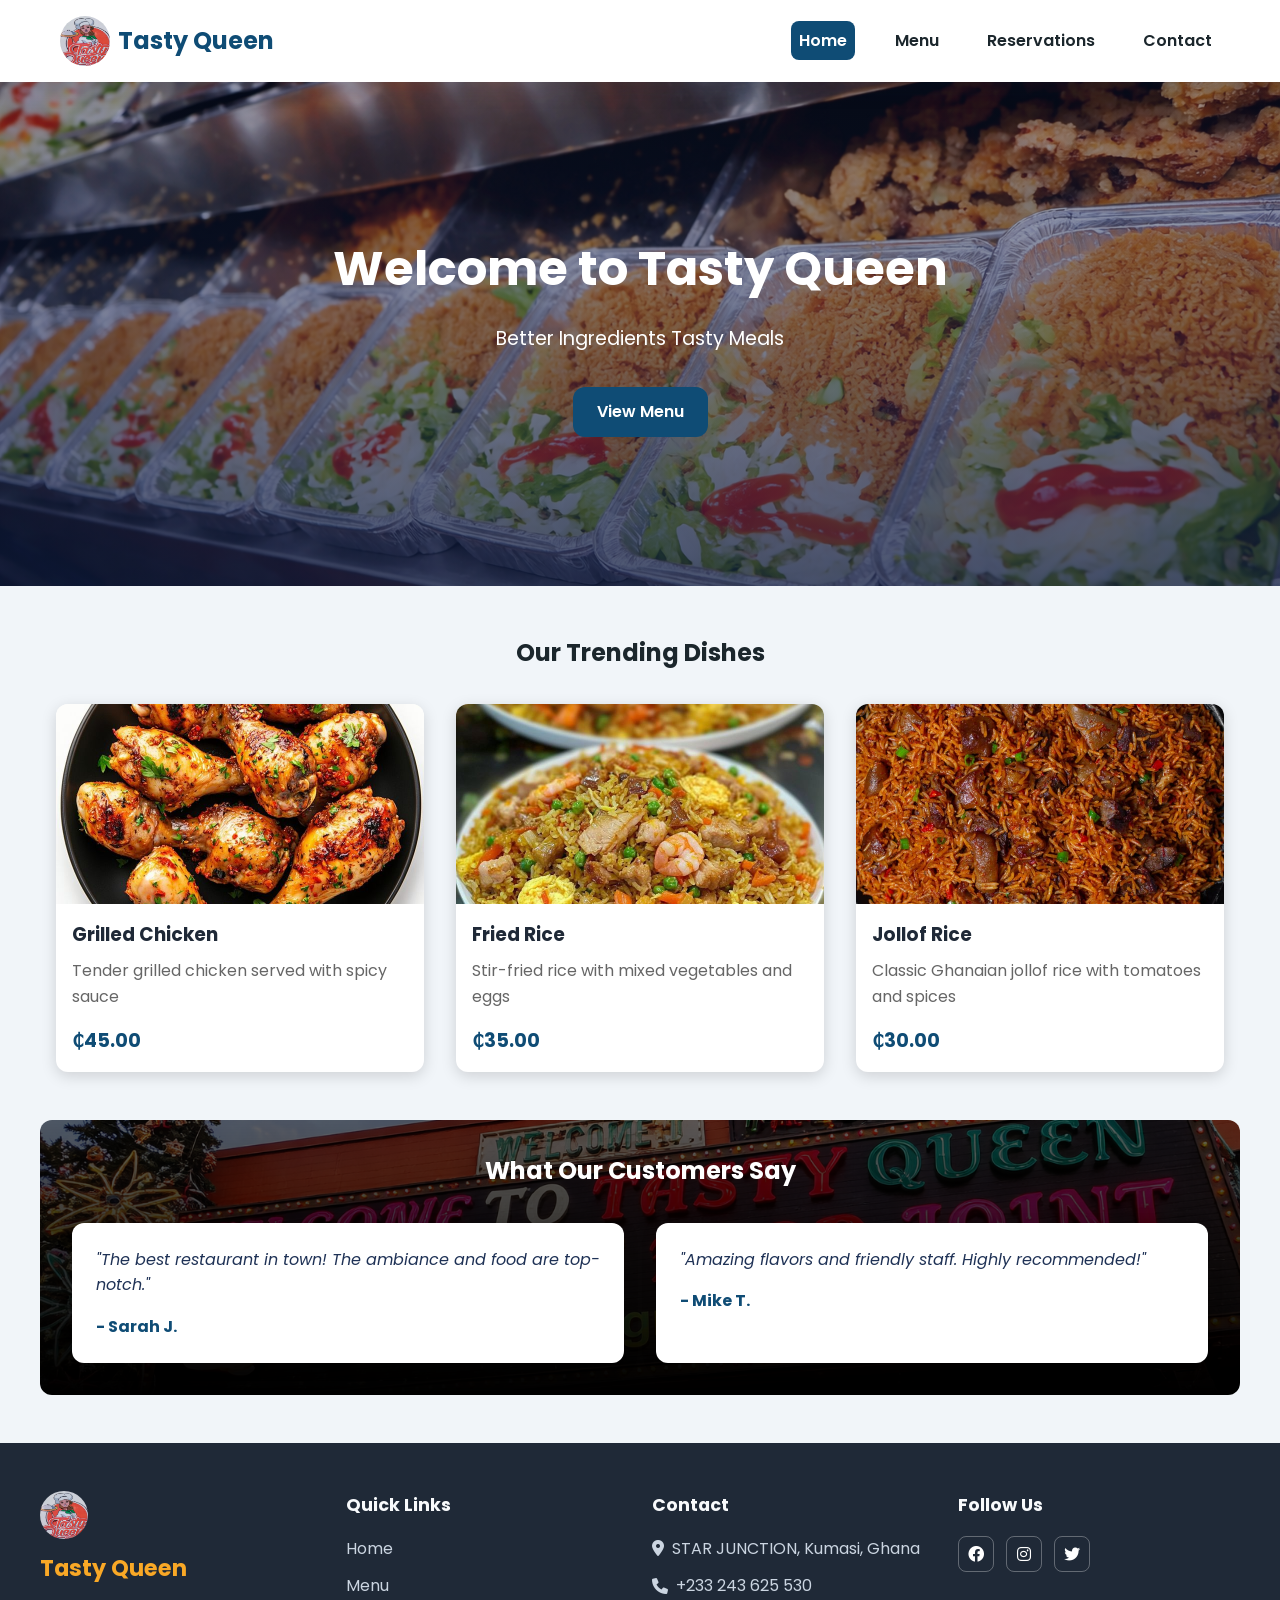
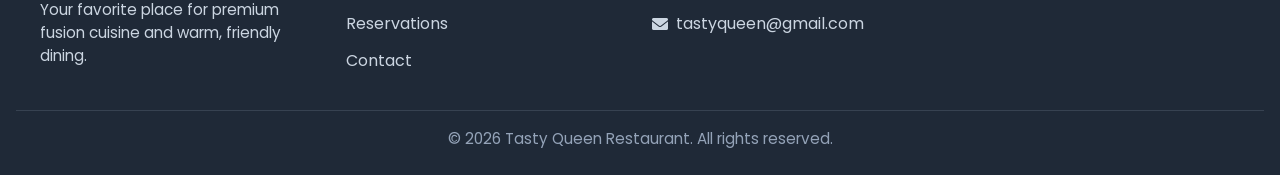
<file: index.html>
<!DOCTYPE html>
<html lang="en">
<head>
    <meta charset="UTF-8">
    <meta name="viewport" content="width=device-width, initial-scale=1.0">
    <title>Tasty Queen Restaurant - Home</title>
    <!-- Font Awesome for icons -->
    <link rel="stylesheet" href="https://cdnjs.cloudflare.com/ajax/libs/font-awesome/6.0.0-beta3/css/all.min.css">
    <!-- Google Fonts -->
    <link href="https://fonts.googleapis.com/css2?family=Poppins:wght@300;400;600;700&display=swap" rel="stylesheet">
    <link rel="stylesheet" href="css/style.css">
    <link rel="icon" href="images/fav.png" type="image/png" sizes="16x16">
</head>
<body>
    <header>
        <nav class="navbar">
            <div class="logo">
                <img src="images/logo.png" alt="Tasty Queen Logo">
                <span>Tasty Queen</span>
            </div>
            <ul class="nav-links" id="navLinks">
                <li><a href="index.html" class="active">Home</a></li>
                <li><a href="menu.html">Menu</a></li>
                <li><a href="reservations.html">Reservations</a></li>
                <li><a href="contact.html">Contact</a></li>
            </ul>
            <div class="hamburger" id="hamburger"><i class="fas fa-bars"></i></div>
        </nav>
    </header>

    <main>
        <!-- Hero Section -->
        <section class="hero">
            <div class="hero-content">
                <h1>Welcome to Tasty Queen</h1>
                <p>Better Ingredients Tasty Meals</p>
                <a href="menu.html" class="btn">View Menu</a>
            </div>
        </section>

        <!-- Featured Dishes -->
        <section class="featured">
            <h2 class="sign">Our Trending Dishes</h2>
            <div class="dish-grid">
                <div class="dish-card">
                    <img src="images/grilled chicken.png" alt="Grilled Chicken with herbs">
                    <h3>Grilled Chicken</h3>
                    <p>Tender grilled chicken served with spicy sauce</p>
                    <span class="price">&#x20B5;45.00</span>
                </div>
                <div class="dish-card">
                    <img src="images/FRIED RICE.jfif" alt="Fried Rice">
                    <h3>Fried Rice</h3>
                    <p>Stir-fried rice with mixed vegetables and eggs</p>
                    <span class="price">&#x20B5;35.00</span>
                </div>
                <div class="dish-card">
                    <img src="images/jollof rice.jfif" alt="Jollof Rice">
                    <h3>Jollof Rice</h3>
                    <p>Classic Ghanaian jollof rice with tomatoes and spices</p>
                    <span class="price">&#x20B5;30.00</span>
                </div>
            </div>
        </section>

        <!-- Testimonials -->
        <section class="testimonials">
            <h2>What Our Customers Say</h2>
            <div class="testimonial-container">
                <div class="testimonial">
                    <p>"The best restaurant in town! The ambiance and food are top-notch."</p>
                    <h4>- Sarah J.</h4>
                </div>
                <div class="testimonial">
                    <p>"Amazing flavors and friendly staff. Highly recommended!"</p>
                    <h4>- Mike T.</h4>
                </div>
            </div>
        </section>
    </main>

    <footer class="site-footer">
        <div class="footer-grid">
            <div class="footer-col footer-brand">
                <img src="images/logo.png" alt="Tasty Queen Logo" class="footer-logo" />
                <h3>Tasty Queen</h3>
                <p>Your favorite place for premium fusion cuisine and warm, friendly dining.</p>
            </div>
            <div class="footer-col">
                <h4>Quick Links</h4>
                <ul>
                    <li><a href="index.html">Home</a></li>
                    <li><a href="menu.html">Menu</a></li>
                    <li><a href="reservations.html">Reservations</a></li>
                    <li><a href="contact.html">Contact</a></li>
                </ul>
            </div>
            <div class="footer-col">
                <h4>Contact</h4>
                <ul>
                    <li><i class="fas fa-map-marker-alt"></i> STAR JUNCTION, Kumasi, Ghana</li>
                    <li><i class="fas fa-phone"></i> +233 243 625 530</li>
                    <li><i class="fas fa-envelope"></i> tastyqueen@gmail.com</li>
                </ul>
            </div>
            <div class="footer-col">
                <h4>Follow Us</h4>
                <div class="footer-social">
                    <a href="https://www.facebook.com/tastyqueenrestaurant/" aria-label="Facebook"><i class="fab fa-facebook"></i></a>
                    <a href="#" aria-label="Instagram"><i class="fab fa-instagram"></i></a>
                    <a href="#" aria-label="Twitter"><i class="fab fa-twitter"></i></a>
                </div>
            </div>
        </div>
        <div class="footer-bottom">
            <p>&copy; 2026 Tasty Queen Restaurant. All rights reserved.</p>
        </div>
    </footer>

    <script src="js/main.js"></script>
</body>
</html>
</file>
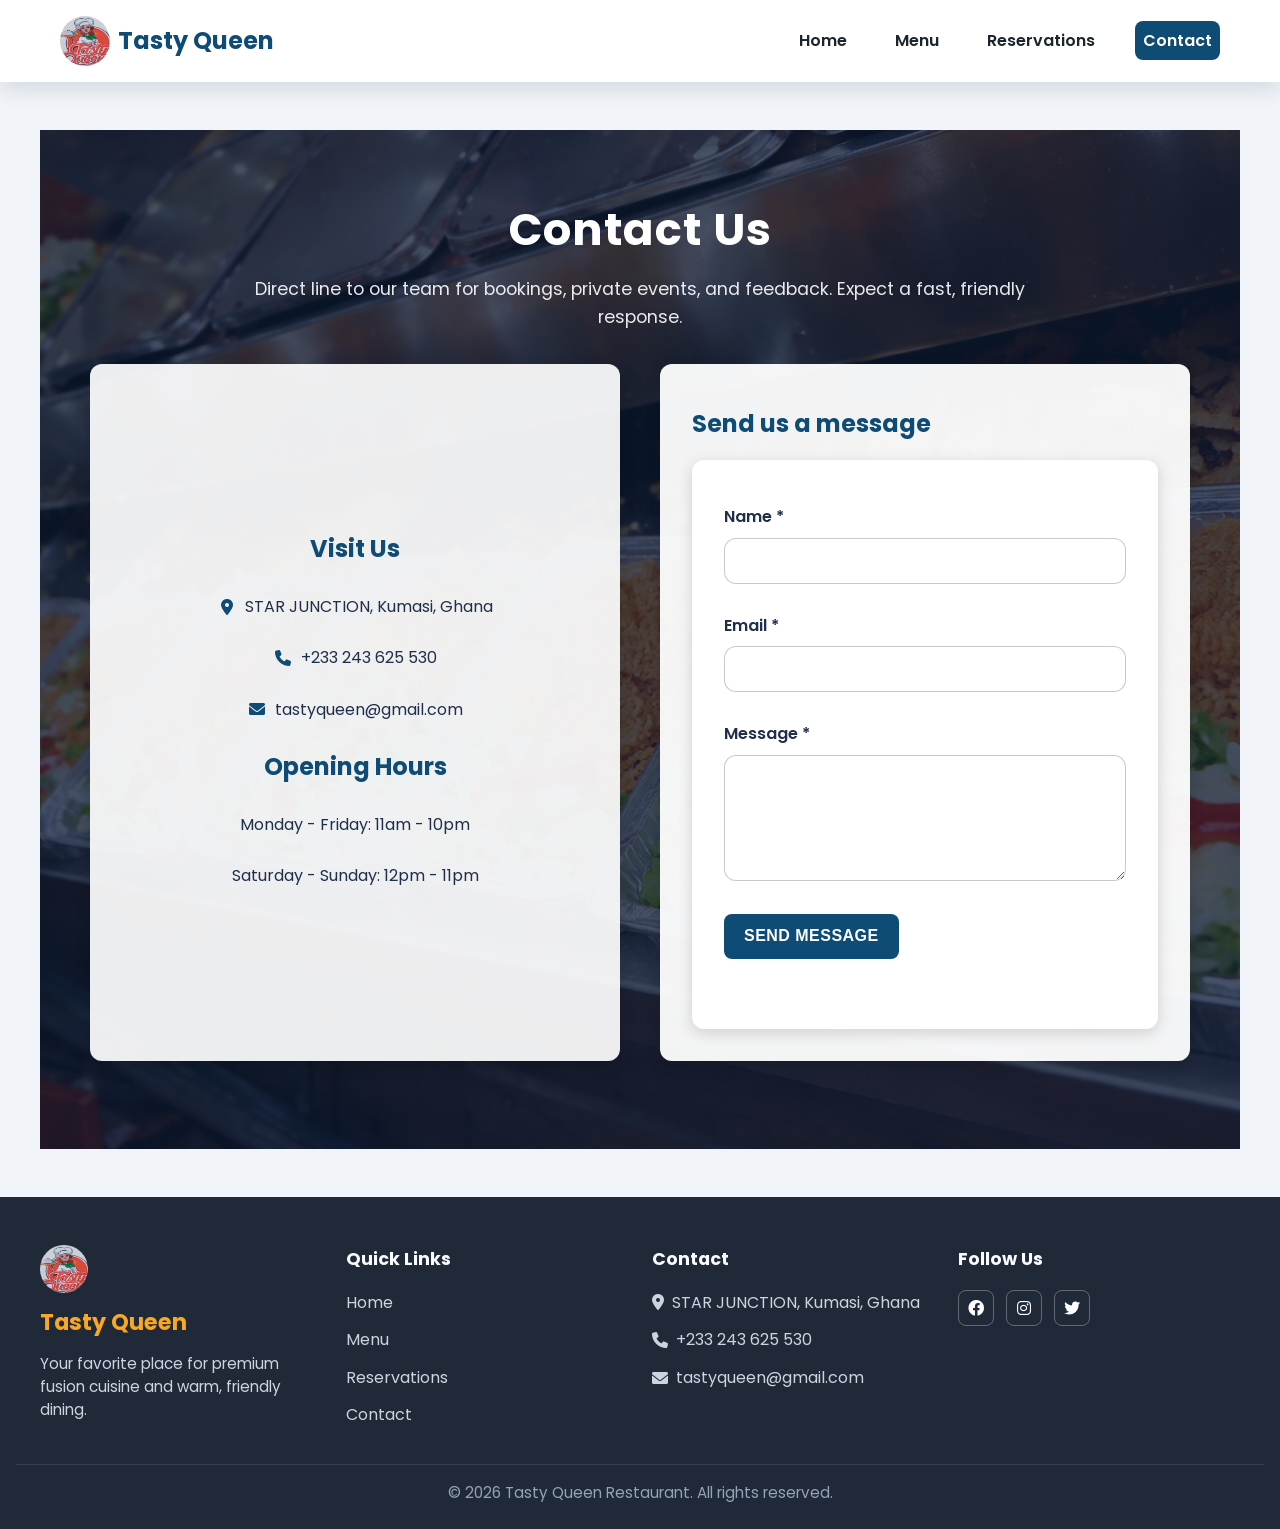
<file: contact.html>
<!DOCTYPE html>
<html lang="en">
<head>
    <meta charset="UTF-8">
    <meta name="viewport" content="width=device-width, initial-scale=1.0">
    <title>Tasty Queen Restaurant - Contact</title>
    <link rel="stylesheet" href="https://cdnjs.cloudflare.com/ajax/libs/font-awesome/6.0.0-beta3/css/all.min.css">
    <link href="https://fonts.googleapis.com/css2?family=Poppins:wght@300;400;600;700&display=swap" rel="stylesheet">
    <link rel="stylesheet" href="css/style.css">
    <link rel="icon" href="images/fav.png" type="image/png" sizes="16x16">
</head>
<body>
    <header>
        <nav class="navbar">
            <div class="logo">
                <img src="images/logo.png" alt="Tasty Queen Logo">
                <span>Tasty Queen</span>
            </div>
            <ul class="nav-links" id="navLinks">
                <li><a href="index.html">Home</a></li>
                <li><a href="menu.html">Menu</a></li>
                <li><a href="reservations.html">Reservations</a></li>
                <li><a href="contact.html" class="active">Contact</a></li>
            </ul>
            <div class="hamburger" id="hamburger"><i class="fas fa-bars"></i></div>
        </nav>
    </header>

    <main>
        <section class="contact-page">
            <div class="contact-hero">
                <h1>Contact Us</h1>
                <p>Direct line to our team for bookings, private events, and feedback. Expect a fast, friendly response.</p>
            </div>
            <div class="contact-container">
                <div class="contact-info">
                    <h2>Visit Us</h2>
                    <p><i class="fas fa-map-marker-alt"></i>STAR JUNCTION, Kumasi, Ghana</p>
                    <p><i class="fas fa-phone"></i>+233 243 625 530</p>
                    <p><i class="fas fa-envelope"></i>tastyqueen@gmail.com</p>
                    <h2>Opening Hours</h2>
                    <p>Monday - Friday: 11am - 10pm</p>
                    <p>Saturday - Sunday: 12pm - 11pm</p>
                </div>
                <div class="contact-form">
                    <h2>Send us a message</h2>
                    <form id="contactForm">
                        <label for="contactName">Name *</label>
                        <input type="text" id="contactName" name="name" required>

                        <label for="contactEmail">Email *</label>
                        <input type="email" id="contactEmail" name="email" required>

                        <label for="contactMessage">Message *</label>
                        <textarea id="contactMessage" name="message" rows="5" required></textarea>

                        <button type="submit" class="btn">Send Message</button>
                        <p id="contactMessageStatus" class="form-message"></p>
                    </form>
                </div>
            </div>
        </section>
    </main>

    <footer class="site-footer">
        <div class="footer-grid">
            <div class="footer-col footer-brand">
                <img src="images/logo.png" alt="Tasty Queen Logo" class="footer-logo" />
                <h3>Tasty Queen</h3>
                <p>Your favorite place for premium fusion cuisine and warm, friendly dining.</p>
            </div>
            <div class="footer-col">
                <h4>Quick Links</h4>
                <ul>
                    <li><a href="index.html">Home</a></li>
                    <li><a href="menu.html">Menu</a></li>
                    <li><a href="reservations.html">Reservations</a></li>
                    <li><a href="contact.html">Contact</a></li>
                </ul>
            </div>
            <div class="footer-col">
                <h4>Contact</h4>
                <ul>
                    <li><i class="fas fa-map-marker-alt"></i> STAR JUNCTION, Kumasi, Ghana</li>
                    <li><i class="fas fa-phone"></i> +233 243 625 530</li>
                    <li><i class="fas fa-envelope"></i> tastyqueen@gmail.com</li>
                </ul>
            </div>
            <div class="footer-col">
                <h4>Follow Us</h4>
                <div class="footer-social">
                    <a href="https://www.facebook.com/tastyqueenrestaurant/" aria-label="Facebook"><i class="fab fa-facebook"></i></a>
                    <a href="#" aria-label="Instagram"><i class="fab fa-instagram"></i></a>
                    <a href="#" aria-label="Twitter"><i class="fab fa-twitter"></i></a>
                </div>
            </div>
        </div>
        <div class="footer-bottom">
            <p>&copy; 2026 Tasty Queen Restaurant. All rights reserved.</p>
        </div>
    </footer>

    <script src="js/main.js"></script>
</body>
</html>
</file>
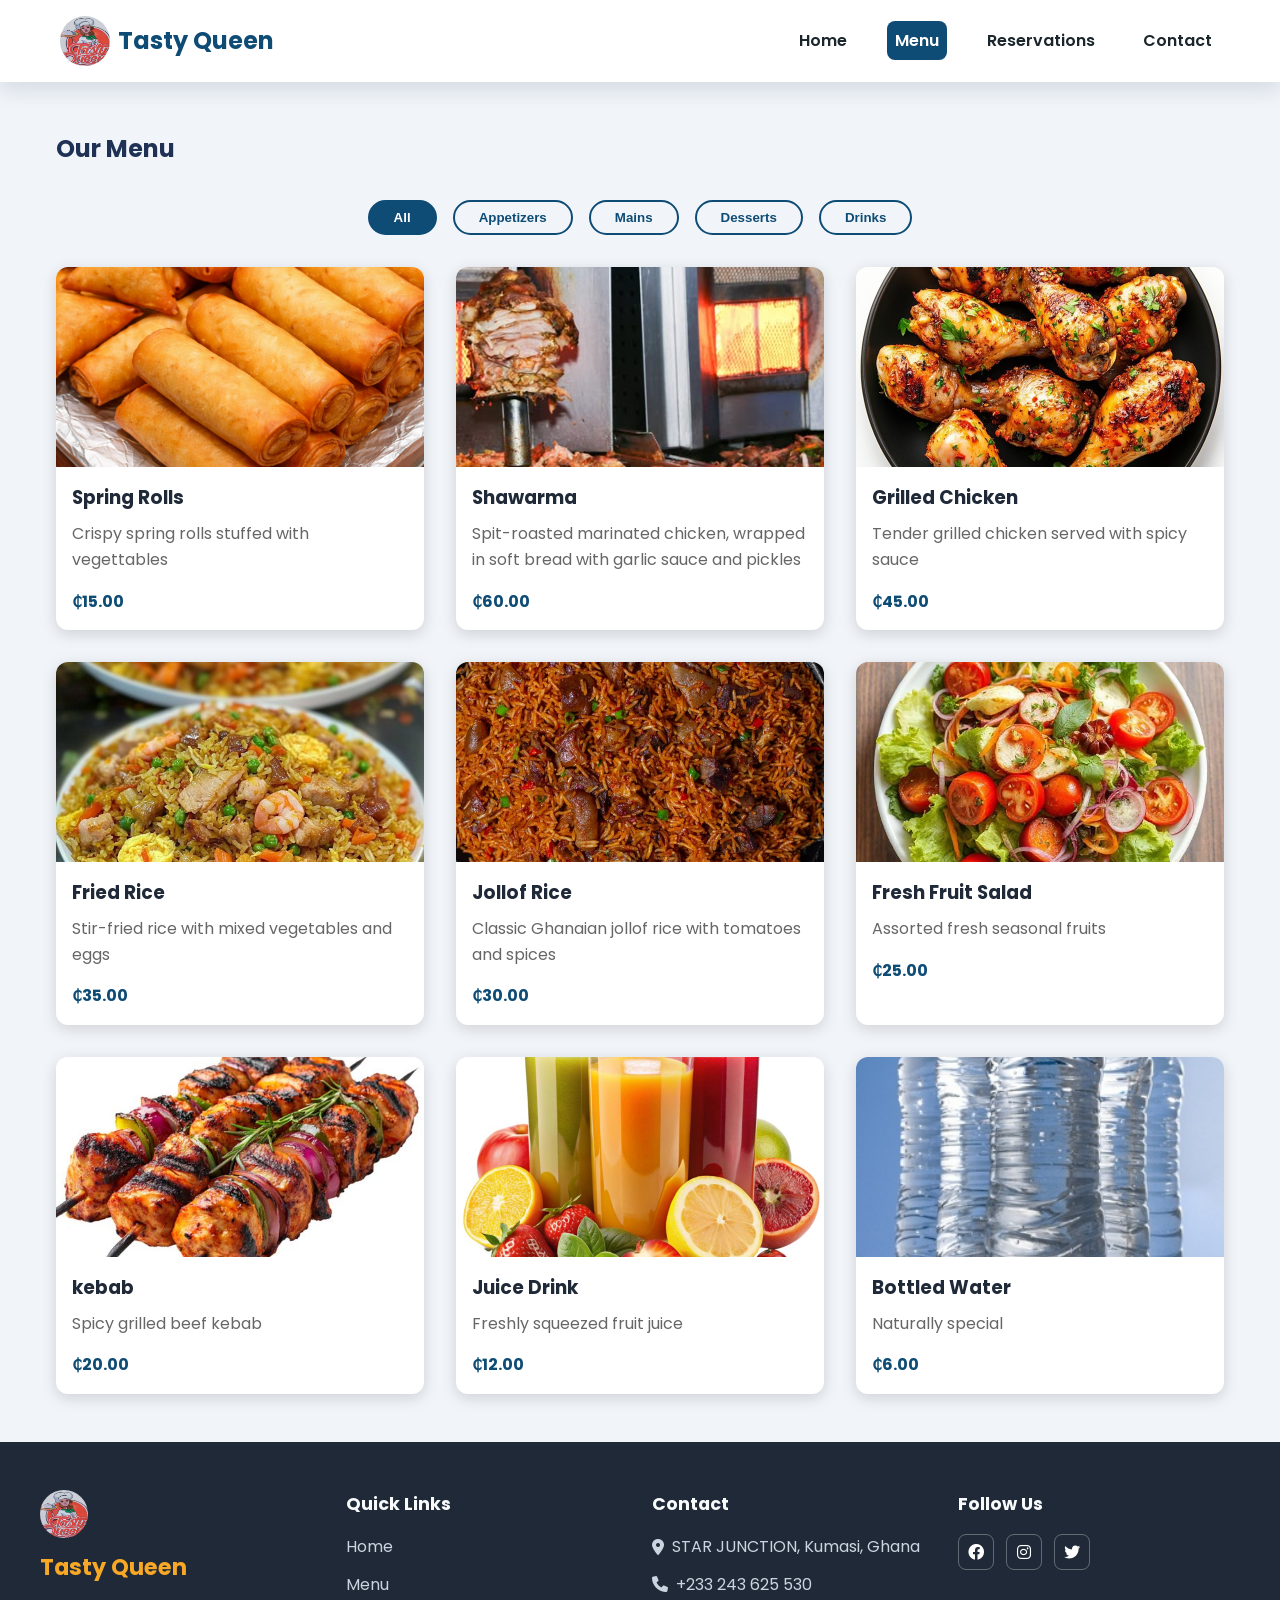
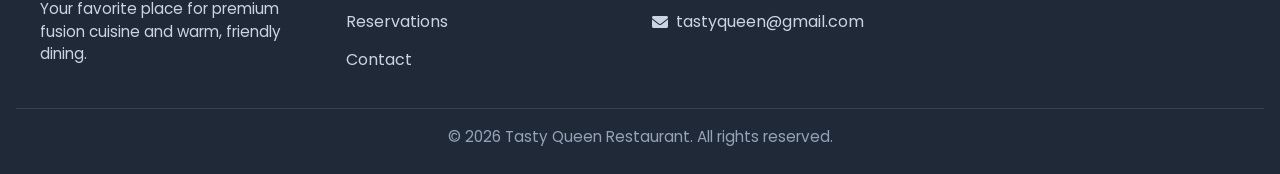
<file: menu.html>
<!DOCTYPE html>
<html lang="en">
<head>
    <meta charset="UTF-8">
    <meta name="viewport" content="width=device-width, initial-scale=1.0">
    <title>Tasty Queen Restaurant - Menu</title>
    <link rel="stylesheet" href="https://cdnjs.cloudflare.com/ajax/libs/font-awesome/6.0.0-beta3/css/all.min.css">
    <link href="https://fonts.googleapis.com/css2?family=Poppins:wght@300;400;600;700&display=swap" rel="stylesheet">
    <link rel="stylesheet" href="css/style.css">
    <link rel="icon" href="images/fav.png" type="image/png" sizes="16x16">
</head>
<body>
    <header>
        <nav class="navbar">
            <div class="logo">
                <img src="images/logo.png" alt="Tasty Queen Logo">
                <span>Tasty Queen</span>
            </div>
            <ul class="nav-links" id="navLinks">
                <li><a href="index.html">Home</a></li>
                <li><a href="menu.html" class="active">Menu</a></li>
                <li><a href="reservations.html">Reservations</a></li>
                <li><a href="contact.html">Contact</a></li>
            </ul>
            <div class="hamburger" id="hamburger"><i class="fas fa-bars"></i></div>
        </nav>
    </header>

    <main>
        <section class="menu-page">
            <h1>Our Menu</h1>
            <!-- Category Tabs -->
            <div class="menu-tabs">
                <button class="tab-btn active" data-category="all">All</button>
                <button class="tab-btn" data-category="appetizers">Appetizers</button>
                <button class="tab-btn" data-category="mains">Mains</button>
                <button class="tab-btn" data-category="desserts">Desserts</button>
                <button class="tab-btn" data-category="drinks">Drinks</button>
            </div>
            <!-- Menu Items Container -->
            <div class="menu-items" id="menuItems"></div>
        </section>
    </main>

    <footer class="site-footer">
        <div class="footer-grid">
            <div class="footer-col footer-brand">
                <img src="images/logo.png" alt="Tasty Queen Logo" class="footer-logo" />
                <h3>Tasty Queen</h3>
                <p>Your favorite place for premium fusion cuisine and warm, friendly dining.</p>
            </div>
            <div class="footer-col">
                <h4>Quick Links</h4>
                <ul>
                    <li><a href="index.html">Home</a></li>
                    <li><a href="menu.html">Menu</a></li>
                    <li><a href="reservations.html">Reservations</a></li>
                    <li><a href="contact.html">Contact</a></li>
                </ul>
            </div>
            <div class="footer-col">
                <h4>Contact</h4>
                <ul>
                    <li><i class="fas fa-map-marker-alt"></i> STAR JUNCTION, Kumasi, Ghana</li>
                    <li><i class="fas fa-phone"></i> +233 243 625 530</li>
                    <li><i class="fas fa-envelope"></i> tastyqueen@gmail.com</li>
                </ul>
            </div>
            <div class="footer-col">
                <h4>Follow Us</h4>
                <div class="footer-social">
                    <a href="https://www.facebook.com/tastyqueenrestaurant/" aria-label="Facebook"><i class="fab fa-facebook"></i></a>
                    <a href="#" aria-label="Instagram"><i class="fab fa-instagram"></i></a>
                    <a href="#" aria-label="Twitter"><i class="fab fa-twitter"></i></a>
                </div>
            </div>
        </div>
        <div class="footer-bottom">
            <p>&copy; 2026 Tasty Queen Restaurant. All rights reserved.</p>
        </div>
    </footer>

    <script src="js/main.js"></script>
</body>
</html>
</file>
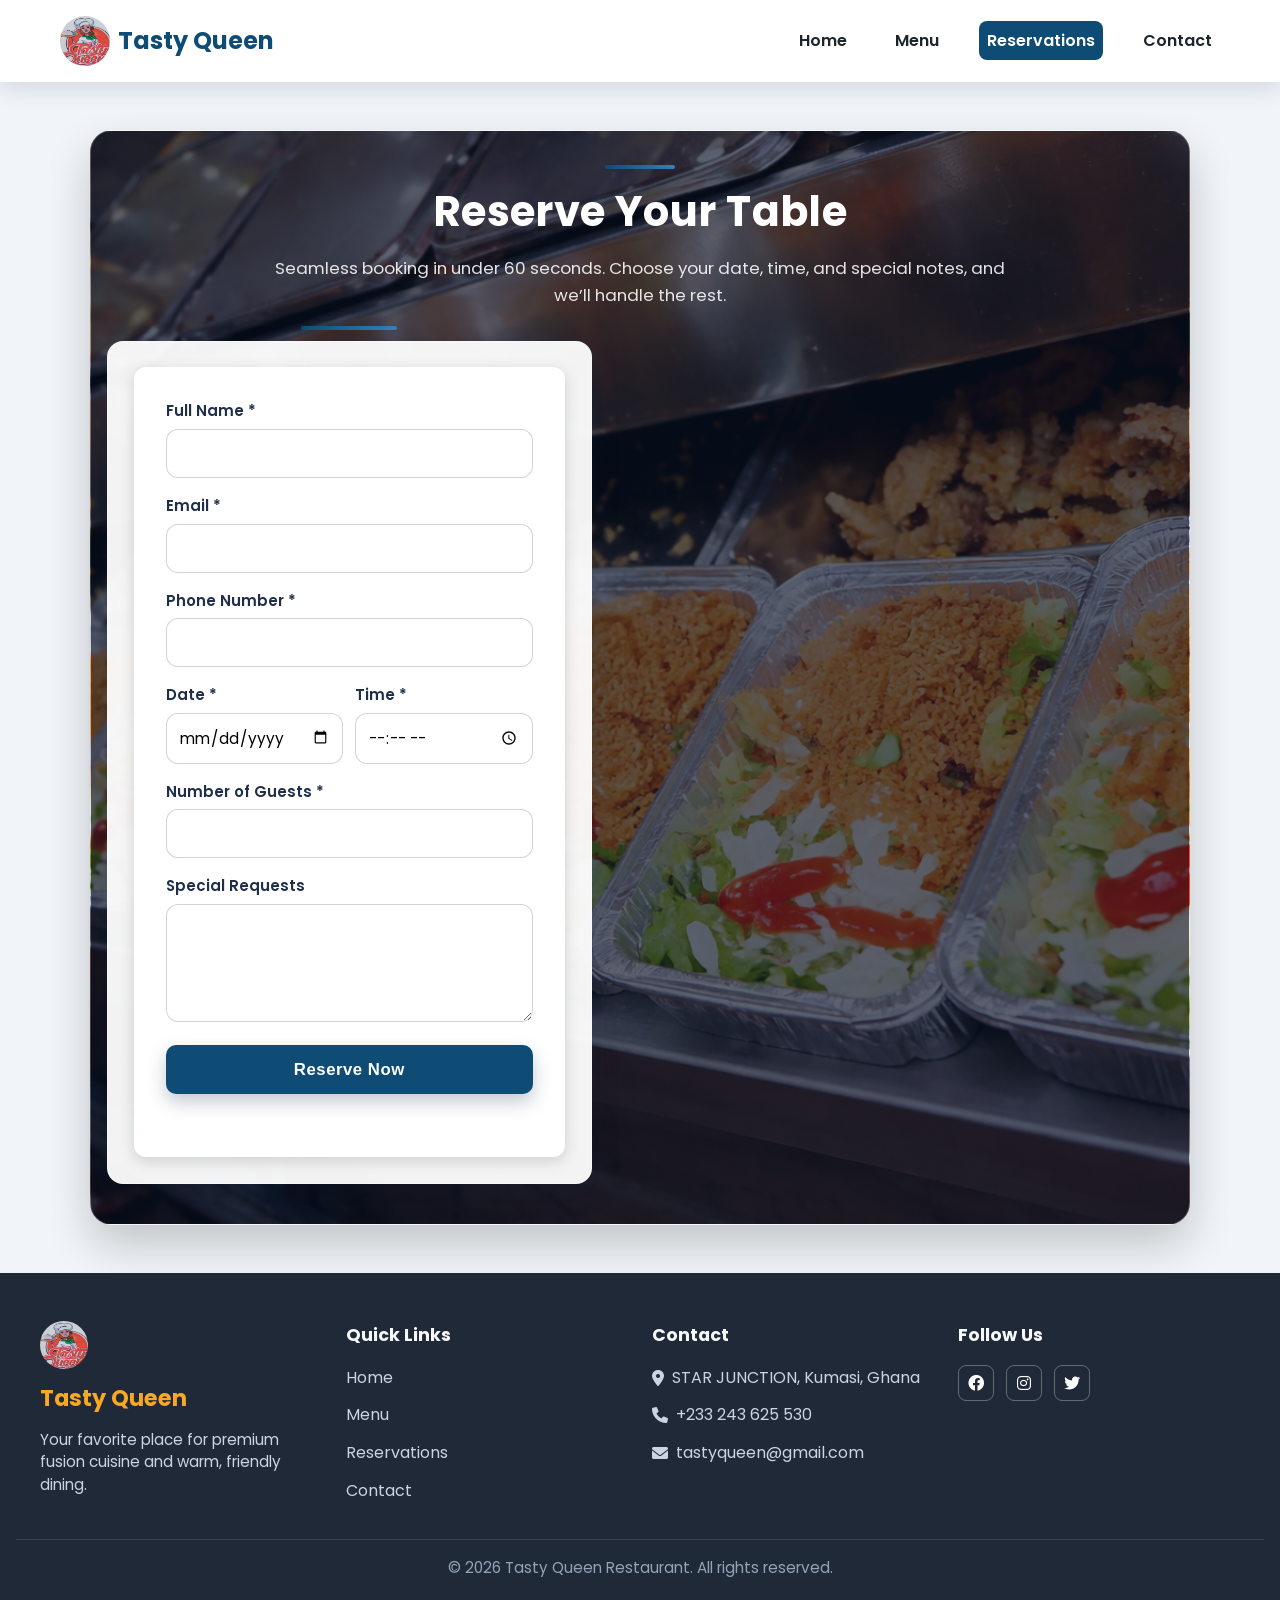
<file: reservations.html>
<!DOCTYPE html>
<html lang="en">
<head>
    <meta charset="UTF-8">
    <meta name="viewport" content="width=device-width, initial-scale=1.0">
    <title>Tasty Queen Restaurant - Reservations</title>
    <link rel="stylesheet" href="https://cdnjs.cloudflare.com/ajax/libs/font-awesome/6.0.0-beta3/css/all.min.css">
    <link href="https://fonts.googleapis.com/css2?family=Poppins:wght@300;400;600;700&display=swap" rel="stylesheet">
    <link rel="stylesheet" href="css/style.css">
    <link rel="icon" href="images/fav.png" type="image/png" sizes="16x16">
</head>
<body>
    <header>
        <nav class="navbar">
            <div class="logo">
                <img src="images/logo.png" alt="Tasty Queen Logo">
                <span>Tasty Queen</span>
            </div>
            <ul class="nav-links" id="navLinks">
                <li><a href="index.html">Home</a></li>
                <li><a href="menu.html">Menu</a></li>
                <li><a href="reservations.html" class="active">Reservations</a></li>
                <li><a href="contact.html">Contact</a></li>
            </ul>
            <div class="hamburger" id="hamburger"><i class="fas fa-bars"></i></div>
        </nav>
    </header>

    <main>
        <section class="reservation-page">
            <div class="reservation-header">
                
                <h1>Reserve Your Table</h1>
                <p class="subtitle">Seamless booking in under 60 seconds. Choose your date, time, and special notes, and we’ll handle the rest.</p>
            </div>

            <div class="reservation-grid">
                <article class="reservation-form-card">
                    <form id="reservationForm" class="reservation-form">
                        <label for="name">Full Name *</label>
                        <input type="text" id="name" name="name" required>

                        <label for="email">Email *</label>
                        <input type="email" id="email" name="email" required>

                        <label for="phone">Phone Number *</label>
                        <input type="tel" id="phone" name="phone" required>

                        <div class="form-row">
                            <div>
                                <label for="date">Date *</label>
                                <input type="date" id="date" name="date" required>
                            </div>
                            <div>
                                <label for="time">Time *</label>
                                <input type="time" id="time" name="time" required>
                            </div>
                        </div>

                        <label for="guests">Number of Guests *</label>
                        <input type="number" id="guests" name="guests" min="1" max="20" required>

                        <label for="requests">Special Requests</label>
                        <textarea id="requests" name="requests" rows="4"></textarea>

                        <button type="submit" class="btn">Reserve Now</button>
                        <p id="reservationMessage" class="form-message"></p>
                    </form>
                </article>
            </div>
        </section>
    </main>

    

    <footer class="site-footer">
        <div class="footer-grid">
            <div class="footer-col footer-brand">
                <img src="images/logo.png" alt="Tasty Queen Logo" class="footer-logo" />
                <h3>Tasty Queen</h3>
                <p>Your favorite place for premium fusion cuisine and warm, friendly dining.</p>
            </div>
            <div class="footer-col">
                <h4>Quick Links</h4>
                <ul>
                    <li><a href="index.html">Home</a></li>
                    <li><a href="menu.html">Menu</a></li>
                    <li><a href="reservations.html">Reservations</a></li>
                    <li><a href="contact.html">Contact</a></li>
                </ul>
            </div>
            <div class="footer-col">
                <h4>Contact</h4>
                <ul>
                    <li><i class="fas fa-map-marker-alt"></i> STAR JUNCTION, Kumasi, Ghana</li>
                    <li><i class="fas fa-phone"></i> +233 243 625 530</li>
                    <li><i class="fas fa-envelope"></i> tastyqueen@gmail.com</li>
                </ul>
            </div>
            <div class="footer-col">
                <h4>Follow Us</h4>
                <div class="footer-social">
                    <a href="https://www.facebook.com/tastyqueenrestaurant/" aria-label="Facebook"><i class="fab fa-facebook"></i></a>
                    <a href="#" aria-label="Instagram"><i class="fab fa-instagram"></i></a>
                    <a href="#" aria-label="Twitter"><i class="fab fa-twitter"></i></a>
                </div>
            </div>
        </div>
        <div class="footer-bottom">
            <p>&copy; 2026 Tasty Queen Restaurant. All rights reserved.</p>
        </div>
    </footer>

    <script src="js/main.js"></script>
</body>
</html>
</file>
<file: css/style.css>
/* ===== CSS Variables ===== */
:root {
    --primary: #0f4c75;   /* deep ocean blue */
    --secondary: #3282b8; /* cool sky blue */
    --accent: #f9a826;    /* gold accent */
    --dark: #1b262c;      /* near-black blue */
    --light: #f1f5f9;     /* soft neutral */
    --text: #1f3256;      /* deep gray-blue */
    --white: #ffffff;
    --shadow: 0 4px 15px rgba(0, 0, 0, 0.15);
    --border-radius: 12px;
}

/* ===== Global Styles ===== */
* {
    margin: 0;
    padding: 0;
    box-sizing: border-box;
}

body {
    font-family: 'Poppins', sans-serif;
    line-height: 1.6;
    color: var(--text);
    background-color: var(--light);
}

h1 {
    margin-bottom: 1rem;
}
h3{
    margin-bottom: 1rem;
    color: #1f2937;
}
.sign{
     color: var(--dark);
}
h2{
    color: #ffffff;
}
a {
    text-decoration: none;
    color: var(--dark);
}

img {
    max-width: 100%;
    height: auto;
    display: block;
}

/* ===== Header & Navigation ===== */
header {
    background-color: #ffffff;
    color: #1f3256;
    position: sticky;
    top: 0;
    z-index: 100;
    box-shadow: 0 8px 20px rgba(15, 28, 63, 0.12);
}

.navbar {
    display: flex;
    justify-content: space-between;
    align-items: center;
    max-width: 1200px;
    margin: 0 auto;
    padding: 1rem 1.25rem;
}

.logo {
    display: flex;
    align-items: center;
    gap: 0.5rem;
    font-size: 1.5rem;
    font-weight: 700;
    color: var(--primary);
}

.logo img {
    width: 50px;
    height: 50px;
    object-fit: cover;
    border-radius: 50%;
}

.nav-links {
    display: flex;
    list-style: none;
    gap: 2rem;
}

.nav-links a {
    color: var(--dark);
    font-weight: 600;
    transition: color 0.3s, background 0.3s;
    padding: 0.5rem 0.5rem;
    border-radius: 8px;
}

.nav-links a:hover,
.nav-links a.active {
    color: #ffffff;
    background-color: var(--primary);
    border-bottom: none;
}

.hamburger {
    display: none;
    font-size: 1.5rem;
    cursor: pointer;
    color: var(--dark);
}

/* ===== Footer ===== */
.site-footer {
    background-color: #1f2937;
    color: var(--white);
    padding: 3rem 1rem 1.5rem;
    margin-top: 3rem;
}

.footer-grid {
    max-width: 1200px;
    width: 100%;
    margin: 0 auto 1.5rem;
    display: grid;
    grid-template-columns: repeat(auto-fit, minmax(220px, 1fr));
    gap: 1.5rem;
}

.footer-col {
    min-width: 180px;
}

.footer-brand h3 {
    margin: 0.75rem 0;
    color: var(--accent);
    font-size: 1.4rem;
}

.footer-brand p {
    font-size: 0.95rem;
    line-height: 1.5;
    color: #cbd5e1;
}

.footer-logo {
    width: 48px;
    height: 48px;
    border-radius: 50%;
    object-fit: cover;
}

.footer-col h4 {
    font-size: 1.1rem;
    margin-bottom: 1rem;
    color: #f8fafc;
}

.footer-col ul {
    list-style: none;
    padding: 0;
    margin: 0;
    color: #cbd5e1;
}

.footer-col ul li {
    margin-bottom: 0.75rem;
    display: flex;
    align-items: center;
    gap: 0.5rem;
    color: #cbd5e1;
}

.footer-col ul li a {
    color: #cbd5e1;
    text-decoration: none;
    transition: color 0.25s;
}

.footer-col ul li a:hover {
    color: var(--accent);
}

.footer-social {
    display: flex;
    gap: 0.75rem;
}

.footer-social a {
    display: inline-flex;
    align-items: center;
    justify-content: center;
    color: var(--white);
    width: 36px;
    height: 36px;
    border: 1px solid rgba(255,255,255,0.3);
    border-radius: 8px;
    transition: all 0.25s;
}

.footer-social a:hover {
    background: var(--accent);
    border-color: var(--accent);
    color: #1f2937;
}

.footer-bottom {
    text-align: center;
    border-top: 1px solid rgba(148,163,184,0.2);
    padding-top: 1rem;
    font-size: 0.95rem;
    color: #94a3b8;
}

.social {
    display: none;
}

.social a:hover {
    color: var(--accent);
}

/* ===== Buttons ===== */
.btn {
    display: inline-block;
    background-color: var(--primary);
    color: var(--white);
    padding: 0.75rem 1.5rem;
    border: none;
    border-radius: var(--border-radius);
    cursor: pointer;
    font-size: 1rem;
    font-weight: 600;
    transition: background-color 0.3s;
    text-align: center;
}

.btn:hover {
    background-color: var(--accent);
    color: var(--dark);
}

/* ===== Hero Section (Home) ===== */
.hero {
    background: linear-gradient(180deg, rgba(15, 28, 63, 0.35) 0%, rgba(15, 28, 63, 0.75) 100%), url('../images/gg.png') center/cover;
    min-height: 56vh;
    display: flex;
    align-items: center;
    justify-content: center;
    text-align: center;
    color: var(--white);
}

.hero-content h1 {
    font-size: 3rem;
    margin-bottom: 1rem;
    color: var(--white);
}

.hero-content p {
    font-size: 1.2rem;
    margin-bottom: 2rem;
}

/* ===== Featured Dishes (Home) ===== */
.featured,
.testimonials,
.menu-page,
.reservation-page,
.contact-page {
    max-width: 1200px;
    margin: 3rem auto;
    padding: 0 1rem;
}

.featured h2,
.testimonials h2 {
    text-align: center;
    margin-bottom: 2rem;
}

.dish-grid {
    display: grid;
    grid-template-columns: repeat(auto-fit, minmax(280px, 1fr));
    gap: 2rem;
}

.dish-card {
    background: var(--white);
    border-radius: var(--border-radius);
    overflow: hidden;
    box-shadow: var(--shadow);
    transition: transform 0.3s;
}

.dish-card:hover {
    transform: translateY(-5px);
}

.dish-card img {
    width: 100%;
    height: 200px;
    object-fit: cover;
}

.dish-card h3 {
    margin: 1rem 1rem 0.5rem;
}

.dish-card p {
    margin: 0 1rem 1rem;
    color: #666;
}

.price {
    display: block;
    margin: 0 1rem 1rem;
    font-weight: 700;
    color: var(--primary);
    font-size: 1.2rem;
}

/* ===== Reservation Page ===== */
.reservation-page {
    max-width: 1100px;
    margin: 3rem auto;
    padding: 3rem 1rem 2.5rem;
    background-image: linear-gradient(180deg, rgba(8, 18, 35, 0.65), rgba(8, 18, 35, 0.65)), url("../images/gg.png");
    background-size: cover;
    background-position: center;
    background-repeat: no-repeat;
    color: #ffffff;
    border-radius: 22px;
    border: 1px solid rgba(255, 255, 255, 0.2);
    box-shadow: 0 20px 45px rgba(0, 0, 0, 0.2);
}


.reservation-header {
    text-align: center;
    margin-bottom: 2rem;
    position: relative;
}

.reservation-header:before {
    content: "";
    position: absolute;
    width: 70px;
    height: 4px;
    left: 50%;
    transform: translateX(-50%);
    background: linear-gradient(90deg, var(--primary), var(--secondary));
    border-radius: 999px;
    top: -14px;
}

.reservation-header .badge {
    display: inline-flex;
    align-items: center;
    color: var(--dark);
    background-color: rgba(249, 168, 38, 0.2);
    font-size: 0.8rem;
    font-weight: 700;
    border-radius: 999px;
    padding: 0.4rem 0.9rem;
    letter-spacing: 0.06em;
    margin-bottom: 0.75rem;
}

.reservation-header h1 {
    font-size: 2.6rem;
    margin-bottom: 0.6rem;
    color: #ffffff;
    letter-spacing: 0.01em;
}

.reservation-header .subtitle {
    color: rgba(255, 255, 255, 0.88);
    max-width: 760px;
    margin: 0 auto;
    font-size: 1.05rem;
}

.reservation-grid {
    display: grid;
    grid-template-columns: 1fr 1.15fr;
    gap: 1.5rem;
    align-items: start;
}

.reservation-info {
    display: grid;
    gap: 1rem;
}

.info-card {
    background: #ffffff;
    padding: 1.1rem;
    border-radius: 14px;
    box-shadow: 0 10px 22px rgba(15, 39, 70, 0.08);
    border-left: 4px solid var(--accent);
    transition: transform 0.25s ease, box-shadow 0.25s ease;
}

.info-card:hover {
    transform: translateY(-3px);
    box-shadow: 0 16px 32px rgba(15, 39, 70, 0.16);
}

.info-card h3 {
    font-size: 1.05rem;
    margin-bottom: 0.55rem;
    color: #0f4c75;
    display: flex;
    align-items: center;
    gap: 0.55rem;
}

.info-card h3 i {
    color: var(--accent);
    font-size: 1rem;
}

.reservation-form-card {
    position: relative;
    background: rgba(255,255,255,0.95);
    border-radius: 16px;
    box-shadow: 0 12px 28px rgba(16, 33, 61, 0.15);
    padding: 1.6rem;
    border: 1px solid rgba(255, 255, 255, 0.35);
}


.reservation-form-card:before {
    content: "";
    width: 96px;
    height: 4px;
    position: absolute;
    top: -16px;
    left: calc(50% - 48px);
    background: linear-gradient(90deg, var(--primary), var(--secondary));
    border-radius: 999px;
}

.reservation-form label {
    display: block;
    margin-bottom: 0.35rem;
    font-weight: 600;
    color: #1f2f4a;
    font-size: 0.935rem;
}

.reservation-form input,
.reservation-form textarea {
    width: 100%;
    border: 1px solid rgba(26, 40, 59, 0.23);
    border-radius: 0.75rem;
    padding: 0.78rem;
    margin-bottom: 1rem;
    font-size: 0.96rem;
    background: #fff;
    transition: border-color 0.25s, box-shadow 0.25s, transform 0.25s;
}

.reservation-form input:hover,
.reservation-form textarea:hover {
    transform: translateY(-1px);
}

.reservation-form input:focus,
.reservation-form textarea:focus {
    border-color: var(--secondary);
    outline: none;
    box-shadow: 0 0 0 3px rgba(50, 130, 184, 0.2);
}

.reservation-form .btn {
    width: 100%;
    padding: 0.95rem;
    border-radius: 10px;
    font-size: 1.07rem;
    letter-spacing: 0.03em;
    box-shadow: 0 8px 18px rgba(20, 41, 71, 0.25);
}

.reservation-form .btn:hover {
    box-shadow: 0 10px 22px rgba(20, 41, 71, 0.30);
}

.reservation-form input,
.reservation-form textarea {
    width: 100%;
    border: 1px solid rgba(26, 40, 59, 0.2);
    border-radius: 0.75rem;
    padding: 0.75rem;
    margin-bottom: 1rem;
    font-size: 0.96rem;
    background: #fff;
    transition: border-color 0.25s, box-shadow 0.25s;
}

.reservation-form input:focus,
.reservation-form textarea:focus {
    border-color: var(--primary);
    outline: none;
    box-shadow: 0 0 0 3px rgba(50, 130, 184, 0.2);
}

.form-row {
    display: grid;
    grid-template-columns: repeat(2, minmax(0, 1fr));
    gap: 0.75rem;
}

.form-message {
    margin-top: 0.75rem;
    font-size: 0.95rem;
    color: var(--primary);
    min-height: 1.2rem;
}

/* Keep button style from global, ensure full width in form */
.reservation-form .btn {
    width: 100%;
    padding: 0.9rem;
    border-radius: 10px;
    font-size: 1.05rem;
}

@media (max-width: 1000px) {
    .reservation-grid {
        grid-template-columns: 1fr;
    }
    .form-row {
        grid-template-columns: 1fr;
    }
}

/* ===== Testimonials ===== */
.testimonials {
    background-color: var(--secondary);
    padding: 2rem;
    border-radius: var(--border-radius);
    background: linear-gradient(rgba(0,0,0,0.6), rgba(0,0,0,1)), url('../images/ge.png') center/cover;
}

.testimonial-container {
    display: grid;
    grid-template-columns: repeat(auto-fit, minmax(300px, 1fr));
    gap: 2rem;
}

.testimonial {
    background: var(--white);
    padding: 1.5rem;
    border-radius: var(--border-radius);
    box-shadow: var(--shadow);
}

.testimonial p {
    font-style: italic;
    margin-bottom: 1rem;
}

.testimonial h4 {
    color: var(--primary);
}

/* ===== Menu Page ===== */
.menu-tabs {
    display: flex;
    justify-content: center;
    flex-wrap: wrap;
    gap: 1rem;
    margin: 2rem 0;
}

.tab-btn {
    background: none;
    border: 2px solid var(--primary);
    color: var(--primary);
    padding: 0.5rem 1.5rem;
    border-radius: 30px;
    cursor: pointer;
    font-weight: 600;
    transition: all 0.3s;
}

.tab-btn.active,
.tab-btn:hover {
    background: var(--primary);
    color: var(--white);
}

.menu-items {
    display: grid;
    grid-template-columns: repeat(auto-fit, minmax(280px, 1fr));
    gap: 2rem;
}

.menu-item {
    background: var(--white);
    border-radius: var(--border-radius);
    overflow: hidden;
    box-shadow: var(--shadow);
    padding-bottom: 1rem;
    transition: transform 0.3s;
}
.menu-item:hover {
    transform: translateY(-5px);
}


.menu-item img {
    width: 100%;
    height: 200px;
    object-fit: cover;
}

.menu-item h3 {
    margin: 1rem 1rem 0.5rem;
}

.menu-item p {
    margin: 0 1rem 1rem;
    color: #666;
}

.menu-item span {
    display: block;
    margin: 0 1rem;
    font-weight: 700;
    color: var(--primary);
}

/* ===== Forms (Reservations & Contact) ===== */
.reservation-form,
.contact-form form {
    max-width: 600px;
    margin: 0 auto;
    background: var(--white);
    padding: 2rem;
    border-radius: var(--border-radius);
    box-shadow: var(--shadow);
}

label {
    display: block;
    margin-bottom: 0.5rem;
    font-weight: 600;
}

input,
textarea,
select {
    width: 100%;
    padding: 0.75rem;
    margin-bottom: 1.5rem;
    border: 1px solid #ddd;
    border-radius: var(--border-radius);
    font-family: inherit;
}

input:focus,
textarea:focus {
    outline: 2px solid var(--accent);
}n

.form-message {
    margin-top: 1rem;
    font-weight: 600;
    text-align: center;
}

/* ===== Contact Page ===== */
.contact-page {
    background-image: linear-gradient(180deg, rgba(12, 27, 51, 0.75), rgba(12, 27, 51, 0.75)), url("../images/gg.png");
    background-size: cover;
    background-position: center;
    background-repeat: no-repeat;
    padding: 4rem 1rem 3rem;
    color: #fff;
}

.contact-hero {
    max-width: 900px;
    margin: 0 auto 2rem;
    text-align: center;
    color: var(--white);
}

.contact-hero h1 {
    font-size: 2.8rem;
    margin-bottom: 0.6rem;
    letter-spacing: 0.02em;
}

.contact-hero p {
    font-size: 1.1rem;
    margin: 0 auto;
    color: rgba(255, 255, 255, 0.9);
    max-width: 780px;
}

.contact-container {
    display: grid;
    grid-template-columns: 1fr 1fr;
    gap: 2.5rem;
    margin: 0 auto 2.5rem;
    max-width: 1100px;
    align-items: stretch;
}

.contact-info,
.contact-form {
    min-height: 460px;
    padding: 2.3rem;
}

.contact-info p,
.contact-info h2,
.contact-form p,
.contact-form h2 {
    margin: 0.6rem 0;
}

.contact-form label {
    margin-top: 0.8rem;
}

.contact-form input,
.contact-form textarea {
    margin-bottom: 1rem;
}

.contact-form .btn {
    margin-top: 0.6rem;
}



.contact-info {
    background: rgba(255,255,255,0.92);
    color: #1f2f4a;
    padding: 2rem;
    border-radius: var(--border-radius);
    box-shadow: var(--shadow);
    display: flex;
    flex-direction: column;
    justify-content: center;
    align-items: center;
    text-align: center;
    width: 100%;
    min-height: 420px;
}

.contact-info h2,
.contact-form h2 {
    color: #0f4c75;
    margin-bottom: 1rem;
}

.contact-info p {
    margin-bottom: 1rem;
    display: flex;
    align-items: center;
    gap: 0.5rem;
}

.contact-info i {
    color: var(--primary);
    width: 20px;
}

.contact-form {
    background: rgba(255,255,255,0.95);
    padding: 2rem;
    border-radius: var(--border-radius);
    box-shadow: var(--shadow);
    color: #1f2f4a;
}

.contact-form label {
    color: #1f2f4a;
}

.contact-form input,
.contact-form textarea {
    border: 1px solid rgba(31, 47, 70, 0.25);
}

.contact-form .btn {
    background: var(--primary);
    color: #fff;
    border-radius: 8px;
    padding: 0.85rem 1.25rem;
    text-transform: uppercase;
    letter-spacing: 0.03em;
}

.contact-form .btn:hover {
    background: var(--secondary);
}

.map-container {
    width: 100%;
    height: 400px;
    margin-top: 2rem;
    border-radius: var(--border-radius);
    overflow: hidden;
}

.map-container iframe {
    width: 100%;
    height: 100%;
    border: 0;
}

/* ===== Responsive Design ===== */
@media (max-width: 768px) {
    .nav-links {
        display: none;
        flex-direction: column;
        width: 100%;
        background: var(--dark);
        position: absolute;
        top: 70px;
        left: 0;
        padding: 1rem 0;
        text-align: center;
        box-shadow: var(--shadow);
    }

    .nav-links.active {
        display: flex;
    }

    .hamburger {
        display: block;
    }

    .hero-content h1 {
        font-size: 2rem;
    }

    .contact-container {
        grid-template-columns: 1fr;
    }
}

@media (max-width: 480px) {
    .dish-grid,
    .menu-items {
        grid-template-columns: 1fr;
    }

    .menu-tabs {
        flex-direction: column;
        align-items: center;
    }

    .tab-btn {
        width: 80%;
    }
}

.footer {
  background-image: url("../images/footer-bg.png");
  background-position: center center;
  background-size: cover;
  background-repeat: no-repeat;
  background: linear-gradient(rgba(0,0,0,0.6), rgba(0,0,0,0.1)),
  
}

.footer__logo img {
  max-width: 250px;
}

.footer__content {
  margin-top: 2rem;
  display: grid;
  gap: 2rem;
}

.footer__content p {
  font-weight: 5500;
  color: var(--white);
  line-height: 1.75rem;
}

.footer__links {
  list-style: none;
  display: grid;
  gap: 1rem;
}

.footer__links li {
  display: flex;
  align-items: center;
  gap: 1rem;
  font-weight: 500;
  color: var(--white);
}

.footer__links li span {
  font-size: 1.25rem;
}

.footer__socials {
  margin-top: 2rem;
  display: flex;
  align-items: center;
  gap: 1rem;
}

.footer__socials a {
  font-size: 1.5rem;
  color: var(--white);
}

.footer__socials a:hover {
  color:#ffc135;
}

.footer__bar {
  padding: 1rem;
  font-size: 0.9rem;
  color: var(--white);
  text-align: center;
}
</file>
